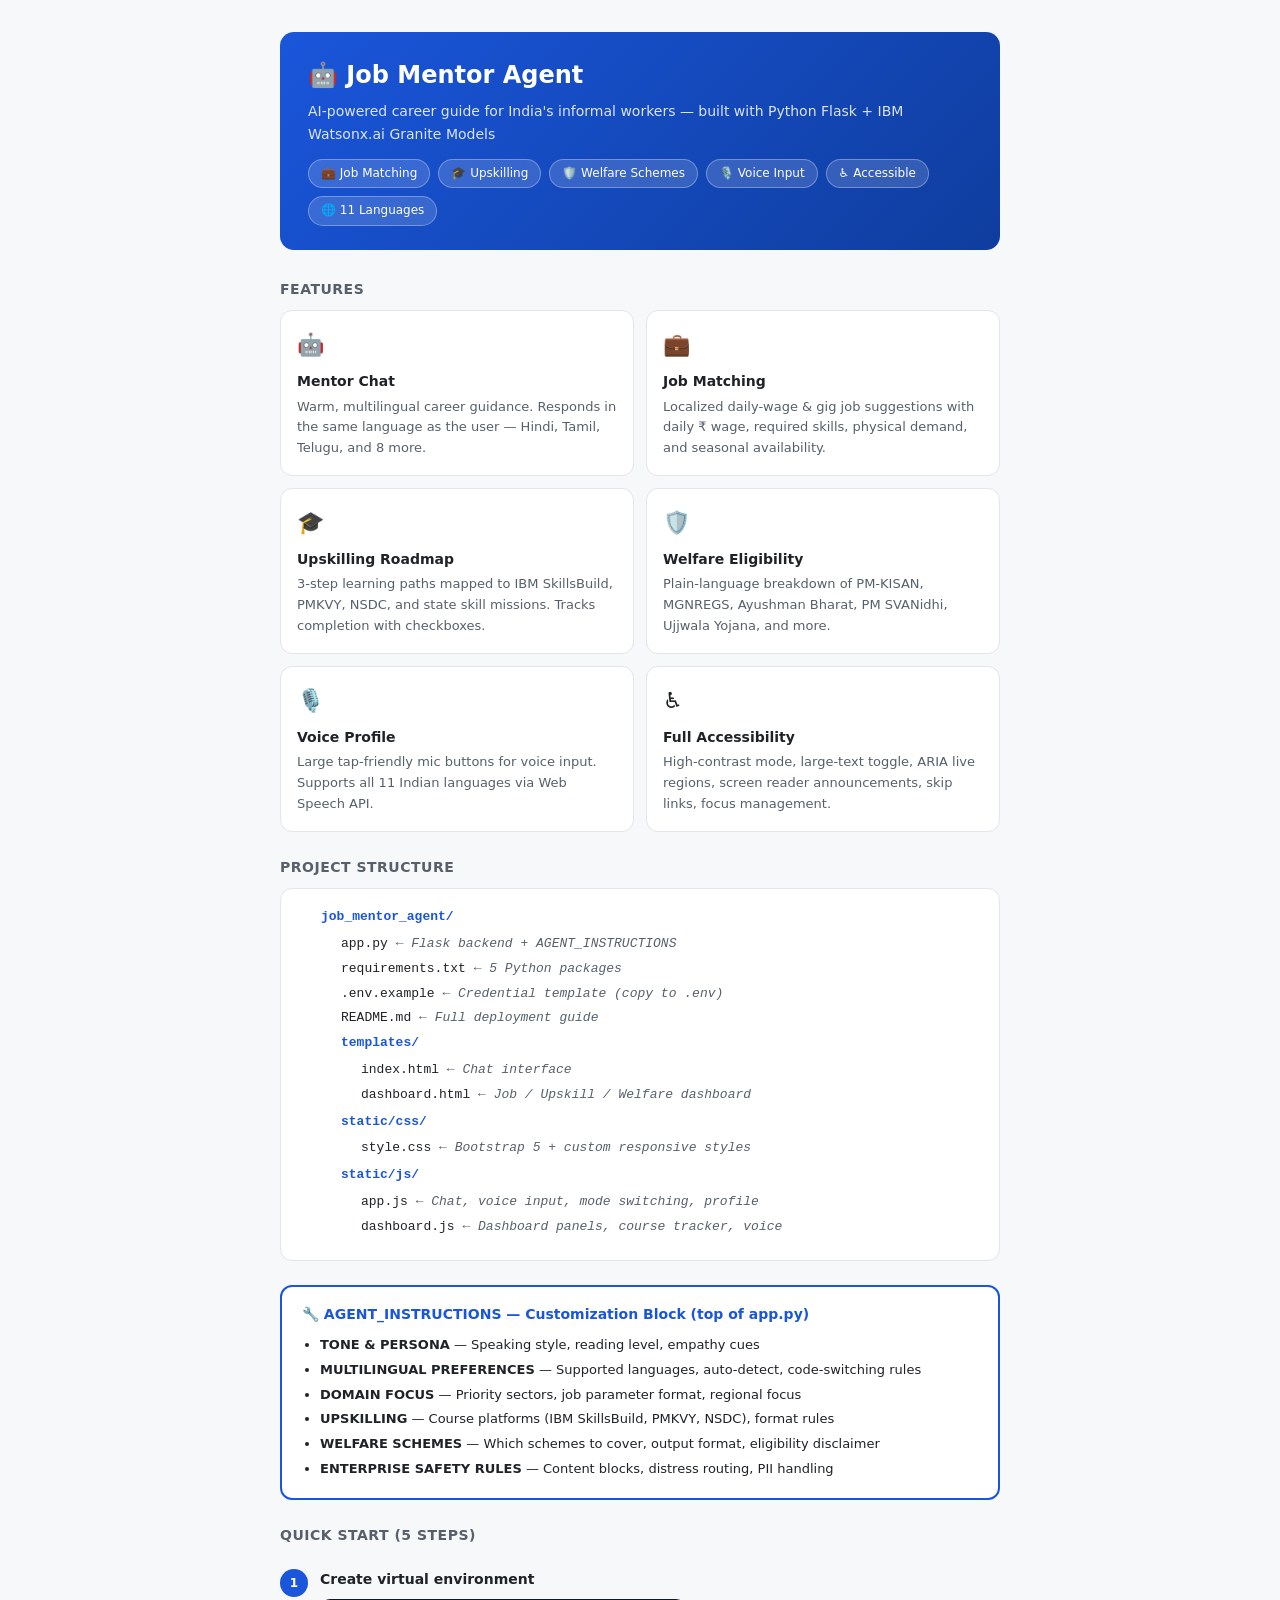
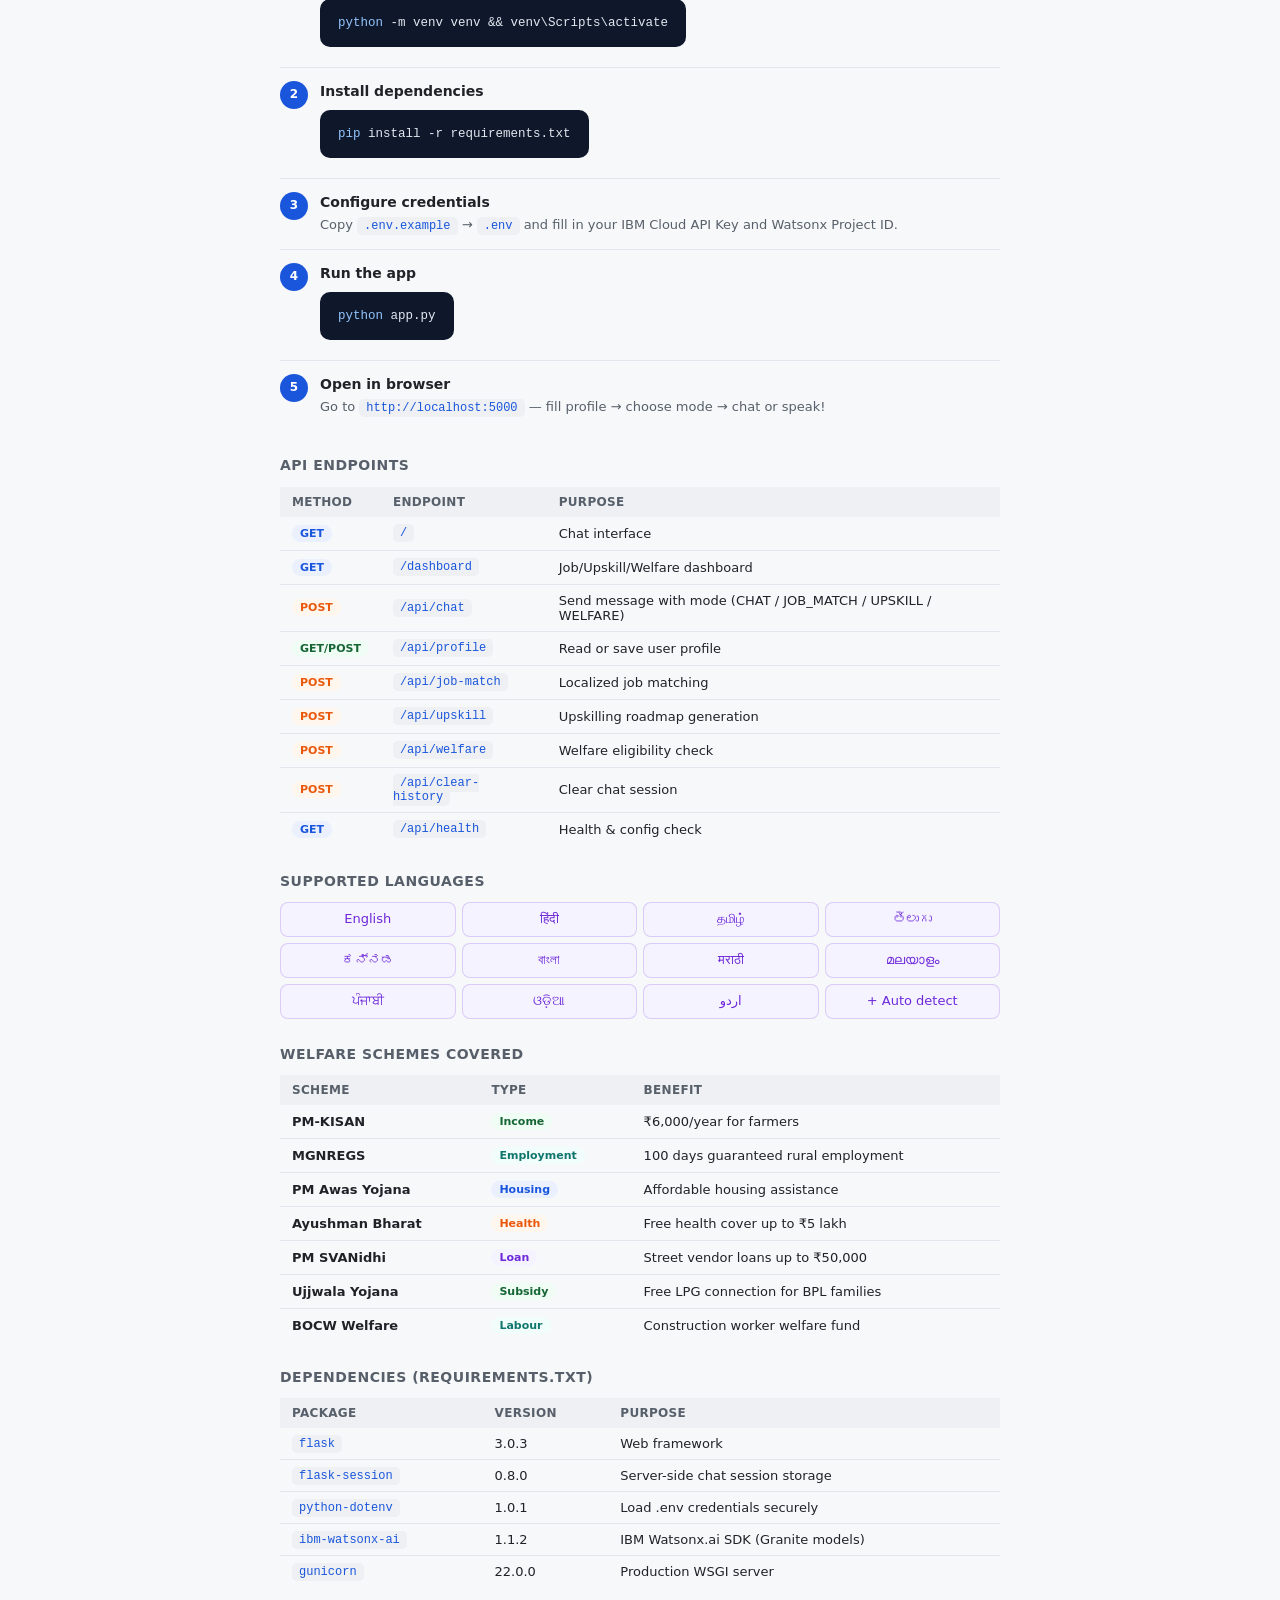
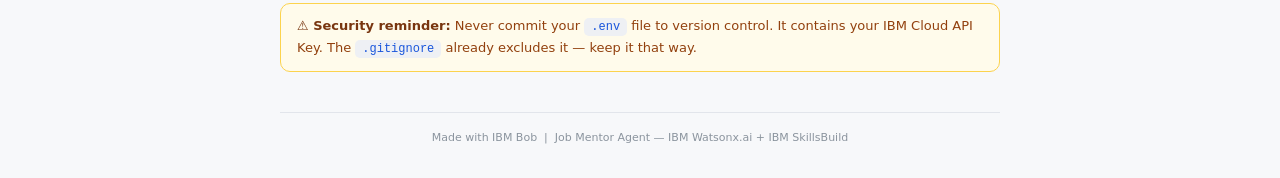
<file: Job Mentor Agent – Project Overview.html>
<html lang="en">
<head>
<meta charset="UTF-8" />
<meta name="viewport" content="width=device-width,initial-scale=1" />
<title>Job Mentor Agent – Project Overview</title>
<style>
*{box-sizing:border-box;margin:0;padding:0}
body{font-family:-apple-system,"Segoe UI",system-ui,sans-serif;font-size:14px;line-height:1.6;background:#f7f8fa;color:#1f2328}
.wrap{max-width:760px;margin:0 auto;padding:32px 20px}
h1{font-size:22px;font-weight:800;color:#1a56db;margin-bottom:4px}
.subtitle{font-size:13px;color:#57606a;margin-bottom:28px}
h2{font-size:14px;font-weight:700;text-transform:uppercase;letter-spacing:.5px;color:#57606a;margin:24px 0 10px}
.hero{background:linear-gradient(135deg,#1a56db,#0f3d9e);border-radius:14px;padding:24px 28px;color:#fff;margin-bottom:28px}
.hero h1{color:#fff;font-size:24px}
.hero p{color:rgba(255,255,255,.85);margin-top:6px;font-size:14px}
.pills{display:flex;flex-wrap:wrap;gap:8px;margin-top:14px}
.pill{background:rgba(255,255,255,.15);border:1px solid rgba(255,255,255,.3);color:#fff;border-radius:100px;padding:4px 12px;font-size:12px;font-weight:500}
.grid{display:grid;grid-template-columns:1fr 1fr;gap:12px;margin-bottom:24px}
.card{background:#fff;border:1px solid #e2e5eb;border-radius:12px;padding:16px}
.card-icon{font-size:22px;margin-bottom:8px}
.card h3{font-size:14px;font-weight:700;color:#1f2328;margin-bottom:4px}
.card p{font-size:13px;color:#57606a}
.file-tree{background:#fff;border:1px solid #e2e5eb;border-radius:12px;padding:16px 20px;font-family:"Consolas","Courier New",monospace;font-size:13px;margin-bottom:24px}
.file-tree .dir{color:#1a56db;font-weight:600}
.file-tree .file{color:#1f2328}
.file-tree .comment{color:#57606a;font-style:italic}
.file-tree li{list-style:none;padding:2px 0}
.file-tree ul{padding-left:20px}
.steps{counter-reset:step;margin-bottom:24px}
.step{display:flex;gap:12px;padding:12px 0;border-bottom:1px solid #e2e5eb;align-items:flex-start}
.step:last-child{border-bottom:none}
.step-num{width:28px;height:28px;background:#1a56db;color:#fff;border-radius:50%;font-size:12px;font-weight:700;display:flex;align-items:center;justify-content:center;flex-shrink:0;margin-top:1px}
.step-body h4{font-size:14px;font-weight:700;color:#1f2328;margin-bottom:2px}
.step-body p{font-size:13px;color:#57606a}
code{background:#eef0f4;border-radius:5px;padding:2px 7px;font-family:"Consolas","Courier New",monospace;font-size:12px;color:#1a56db}
.code-block{background:#0f172a;border-radius:10px;padding:14px 18px;font-family:"Consolas","Courier New",monospace;font-size:12.5px;color:#e2e8f0;margin:8px 0;overflow-x:auto}
.code-block .k{color:#93c5fd}
.code-block .s{color:#86efac}
.code-block .c{color:#64748b;font-style:italic}
table{width:100%;border-collapse:collapse;font-size:13px;margin-bottom:16px}
th{background:#eef0f4;text-align:left;padding:8px 12px;font-weight:600;color:#57606a;font-size:12px;text-transform:uppercase;letter-spacing:.3px}
td{padding:8px 12px;border-bottom:1px solid #e2e5eb;color:#1f2328}
tr:last-child td{border-bottom:none}
.badge{display:inline-block;padding:2px 8px;border-radius:100px;font-size:11px;font-weight:600}
.badge-blue{background:#ebf0ff;color:#1a56db}
.badge-green{background:#f0fdf4;color:#166534}
.badge-orange{background:#fff7ed;color:#ea580c}
.badge-purple{background:#f5f3ff;color:#6d28d9}
.badge-teal{background:#f0fdfa;color:#0f766e}
.warn{background:#fffbeb;border:1px solid #fcd34d;border-radius:10px;padding:12px 16px;font-size:13px;color:#92400e;margin-bottom:16px}
.warn strong{color:#78350f}
.section{margin-bottom:28px}
.agent-box{background:#fff;border:2px solid #1a56db;border-radius:12px;padding:16px 20px;margin-bottom:24px}
.agent-box h3{font-size:14px;font-weight:700;color:#1a56db;margin-bottom:8px}
.agent-box ul{padding-left:18px}
.agent-box li{font-size:13px;color:#1f2328;padding:2px 0}
.lang-grid{display:grid;grid-template-columns:repeat(4,1fr);gap:6px;margin-bottom:12px}
.lang-item{background:#f5f3ff;border:1px solid rgba(109,40,217,.2);border-radius:8px;padding:6px 10px;text-align:center;font-size:13px;color:#6d28d9;font-weight:500}
footer{border-top:1px solid #e2e5eb;margin-top:40px;padding-top:16px;text-align:center;font-size:11px;color:#8b949e}
</style>
</head>
<body>
<div class="wrap">

  
  <div class="hero">
    <h1>🤖 Job Mentor Agent</h1>
    <p>AI-powered career guide for India's informal workers — built with Python Flask + IBM Watsonx.ai Granite Models</p>
    <div class="pills">
      <span class="pill">💼 Job Matching</span>
      <span class="pill">🎓 Upskilling</span>
      <span class="pill">🛡️ Welfare Schemes</span>
      <span class="pill">🎙️ Voice Input</span>
      <span class="pill">♿ Accessible</span>
      <span class="pill">🌐 11 Languages</span>
    </div>
  </div>

  
  <h2>Features</h2>
  <div class="grid">
    <div class="card">
      <div class="card-icon">🤖</div>
      <h3>Mentor Chat</h3>
      <p>Warm, multilingual career guidance. Responds in the same language as the user — Hindi, Tamil, Telugu, and 8 more.</p>
    </div>
    <div class="card">
      <div class="card-icon">💼</div>
      <h3>Job Matching</h3>
      <p>Localized daily-wage &amp; gig job suggestions with daily ₹ wage, required skills, physical demand, and seasonal availability.</p>
    </div>
    <div class="card">
      <div class="card-icon">🎓</div>
      <h3>Upskilling Roadmap</h3>
      <p>3-step learning paths mapped to IBM SkillsBuild, PMKVY, NSDC, and state skill missions. Tracks completion with checkboxes.</p>
    </div>
    <div class="card">
      <div class="card-icon">🛡️</div>
      <h3>Welfare Eligibility</h3>
      <p>Plain-language breakdown of PM-KISAN, MGNREGS, Ayushman Bharat, PM SVANidhi, Ujjwala Yojana, and more.</p>
    </div>
    <div class="card">
      <div class="card-icon">🎙️</div>
      <h3>Voice Profile</h3>
      <p>Large tap-friendly mic buttons for voice input. Supports all 11 Indian languages via Web Speech API.</p>
    </div>
    <div class="card">
      <div class="card-icon">♿</div>
      <h3>Full Accessibility</h3>
      <p>High-contrast mode, large-text toggle, ARIA live regions, screen reader announcements, skip links, focus management.</p>
    </div>
  </div>

  
  <h2>Project Structure</h2>
  <div class="file-tree">
    <ul>
      <li><span class="dir">job_mentor_agent/</span></li>
      <li><ul>
        <li><span class="file">app.py</span> <span class="comment">← Flask backend + AGENT_INSTRUCTIONS</span></li>
        <li><span class="file">requirements.txt</span> <span class="comment">← 5 Python packages</span></li>
        <li><span class="file">.env.example</span> <span class="comment">← Credential template (copy to .env)</span></li>
        <li><span class="file">README.md</span> <span class="comment">← Full deployment guide</span></li>
        <li><span class="dir">templates/</span></li>
        <li><ul>
          <li><span class="file">index.html</span> <span class="comment">← Chat interface</span></li>
          <li><span class="file">dashboard.html</span> <span class="comment">← Job / Upskill / Welfare dashboard</span></li>
        </ul></li>
        <li><span class="dir">static/css/</span></li>
        <li><ul>
          <li><span class="file">style.css</span> <span class="comment">← Bootstrap 5 + custom responsive styles</span></li>
        </ul></li>
        <li><span class="dir">static/js/</span></li>
        <li><ul>
          <li><span class="file">app.js</span> <span class="comment">← Chat, voice input, mode switching, profile</span></li>
          <li><span class="file">dashboard.js</span> <span class="comment">← Dashboard panels, course tracker, voice</span></li>
        </ul></li>
      </ul></li>
    </ul>
  </div>

  
  <div class="agent-box">
    <h3>🔧 AGENT_INSTRUCTIONS — Customization Block (top of app.py)</h3>
    <ul>
      <li><strong>TONE &amp; PERSONA</strong> — Speaking style, reading level, empathy cues</li>
      <li><strong>MULTILINGUAL PREFERENCES</strong> — Supported languages, auto-detect, code-switching rules</li>
      <li><strong>DOMAIN FOCUS</strong> — Priority sectors, job parameter format, regional focus</li>
      <li><strong>UPSKILLING</strong> — Course platforms (IBM SkillsBuild, PMKVY, NSDC), format rules</li>
      <li><strong>WELFARE SCHEMES</strong> — Which schemes to cover, output format, eligibility disclaimer</li>
      <li><strong>ENTERPRISE SAFETY RULES</strong> — Content blocks, distress routing, PII handling</li>
    </ul>
  </div>

  
  <h2>Quick Start (5 Steps)</h2>
  <div class="steps">
    <div class="step">
      <div class="step-num">1</div>
      <div class="step-body">
        <h4>Create virtual environment</h4>
        <div class="code-block"><span class="k">python</span> -m venv venv &amp;&amp; venv\Scripts\activate</div>
      </div>
    </div>
    <div class="step">
      <div class="step-num">2</div>
      <div class="step-body">
        <h4>Install dependencies</h4>
        <div class="code-block"><span class="k">pip</span> install -r requirements.txt</div>
      </div>
    </div>
    <div class="step">
      <div class="step-num">3</div>
      <div class="step-body">
        <h4>Configure credentials</h4>
        <p>Copy <code>.env.example</code> → <code>.env</code> and fill in your IBM Cloud API Key and Watsonx Project ID.</p>
      </div>
    </div>
    <div class="step">
      <div class="step-num">4</div>
      <div class="step-body">
        <h4>Run the app</h4>
        <div class="code-block"><span class="k">python</span> app.py</div>
      </div>
    </div>
    <div class="step">
      <div class="step-num">5</div>
      <div class="step-body">
        <h4>Open in browser</h4>
        <p>Go to <code>http://localhost:5000</code> — fill profile → choose mode → chat or speak!</p>
      </div>
    </div>
  </div>

  
  <h2>API Endpoints</h2>
  <table>
    <thead><tr><th>Method</th><th>Endpoint</th><th>Purpose</th></tr></thead>
    <tbody>
      <tr><td><span class="badge badge-blue">GET</span></td><td><code>/</code></td><td>Chat interface</td></tr>
      <tr><td><span class="badge badge-blue">GET</span></td><td><code>/dashboard</code></td><td>Job/Upskill/Welfare dashboard</td></tr>
      <tr><td><span class="badge badge-orange">POST</span></td><td><code>/api/chat</code></td><td>Send message with mode (CHAT / JOB_MATCH / UPSKILL / WELFARE)</td></tr>
      <tr><td><span class="badge badge-green">GET/POST</span></td><td><code>/api/profile</code></td><td>Read or save user profile</td></tr>
      <tr><td><span class="badge badge-orange">POST</span></td><td><code>/api/job-match</code></td><td>Localized job matching</td></tr>
      <tr><td><span class="badge badge-orange">POST</span></td><td><code>/api/upskill</code></td><td>Upskilling roadmap generation</td></tr>
      <tr><td><span class="badge badge-orange">POST</span></td><td><code>/api/welfare</code></td><td>Welfare eligibility check</td></tr>
      <tr><td><span class="badge badge-orange">POST</span></td><td><code>/api/clear-history</code></td><td>Clear chat session</td></tr>
      <tr><td><span class="badge badge-blue">GET</span></td><td><code>/api/health</code></td><td>Health &amp; config check</td></tr>
    </tbody>
  </table>

  
  <h2>Supported Languages</h2>
  <div class="lang-grid">
    <div class="lang-item">English</div>
    <div class="lang-item">हिंदी</div>
    <div class="lang-item">தமிழ்</div>
    <div class="lang-item">తెలుగు</div>
    <div class="lang-item">ಕನ್ನಡ</div>
    <div class="lang-item">বাংলা</div>
    <div class="lang-item">मराठी</div>
    <div class="lang-item">മലയാളം</div>
    <div class="lang-item">ਪੰਜਾਬੀ</div>
    <div class="lang-item">ଓଡ଼ିଆ</div>
    <div class="lang-item">اردو</div>
    <div class="lang-item">+ Auto detect</div>
  </div>

  
  <h2>Welfare Schemes Covered</h2>
  <table>
    <thead><tr><th>Scheme</th><th>Type</th><th>Benefit</th></tr></thead>
    <tbody>
      <tr><td><strong>PM-KISAN</strong></td><td><span class="badge badge-green">Income</span></td><td>₹6,000/year for farmers</td></tr>
      <tr><td><strong>MGNREGS</strong></td><td><span class="badge badge-teal">Employment</span></td><td>100 days guaranteed rural employment</td></tr>
      <tr><td><strong>PM Awas Yojana</strong></td><td><span class="badge badge-blue">Housing</span></td><td>Affordable housing assistance</td></tr>
      <tr><td><strong>Ayushman Bharat</strong></td><td><span class="badge badge-orange">Health</span></td><td>Free health cover up to ₹5 lakh</td></tr>
      <tr><td><strong>PM SVANidhi</strong></td><td><span class="badge badge-purple">Loan</span></td><td>Street vendor loans up to ₹50,000</td></tr>
      <tr><td><strong>Ujjwala Yojana</strong></td><td><span class="badge badge-green">Subsidy</span></td><td>Free LPG connection for BPL families</td></tr>
      <tr><td><strong>BOCW Welfare</strong></td><td><span class="badge badge-teal">Labour</span></td><td>Construction worker welfare fund</td></tr>
    </tbody>
  </table>

  
  <h2>Dependencies (requirements.txt)</h2>
  <table>
    <thead><tr><th>Package</th><th>Version</th><th>Purpose</th></tr></thead>
    <tbody>
      <tr><td><code>flask</code></td><td>3.0.3</td><td>Web framework</td></tr>
      <tr><td><code>flask-session</code></td><td>0.8.0</td><td>Server-side chat session storage</td></tr>
      <tr><td><code>python-dotenv</code></td><td>1.0.1</td><td>Load .env credentials securely</td></tr>
      <tr><td><code>ibm-watsonx-ai</code></td><td>1.1.2</td><td>IBM Watsonx.ai SDK (Granite models)</td></tr>
      <tr><td><code>gunicorn</code></td><td>22.0.0</td><td>Production WSGI server</td></tr>
    </tbody>
  </table>

  <div class="warn">
    <strong>⚠️ Security reminder:</strong> Never commit your <code>.env</code> file to version control. It contains your IBM Cloud API Key. The <code>.gitignore</code> already excludes it — keep it that way.
  </div>

  <footer>
    <p>Made with IBM Bob  |  Job Mentor Agent — IBM Watsonx.ai + IBM SkillsBuild</p>
  </footer>
</div>
</body>
</html>
</file>
